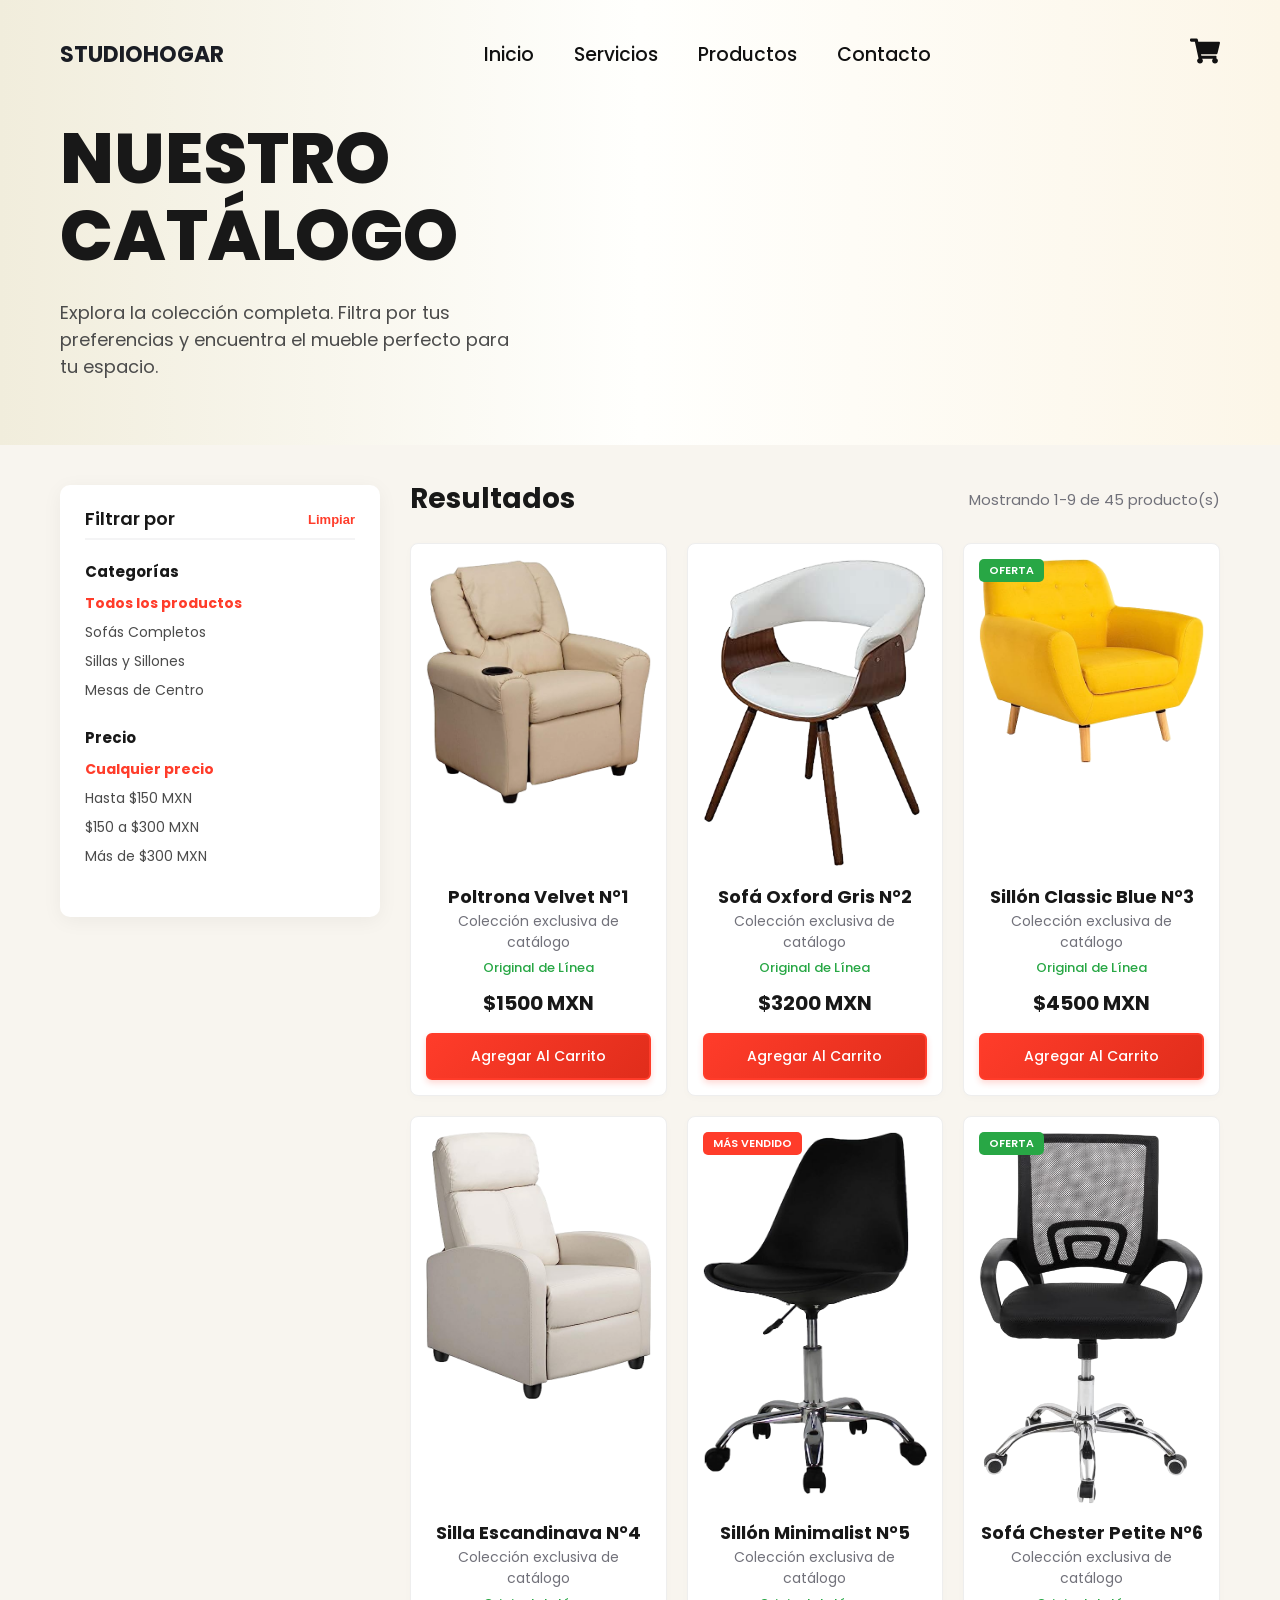
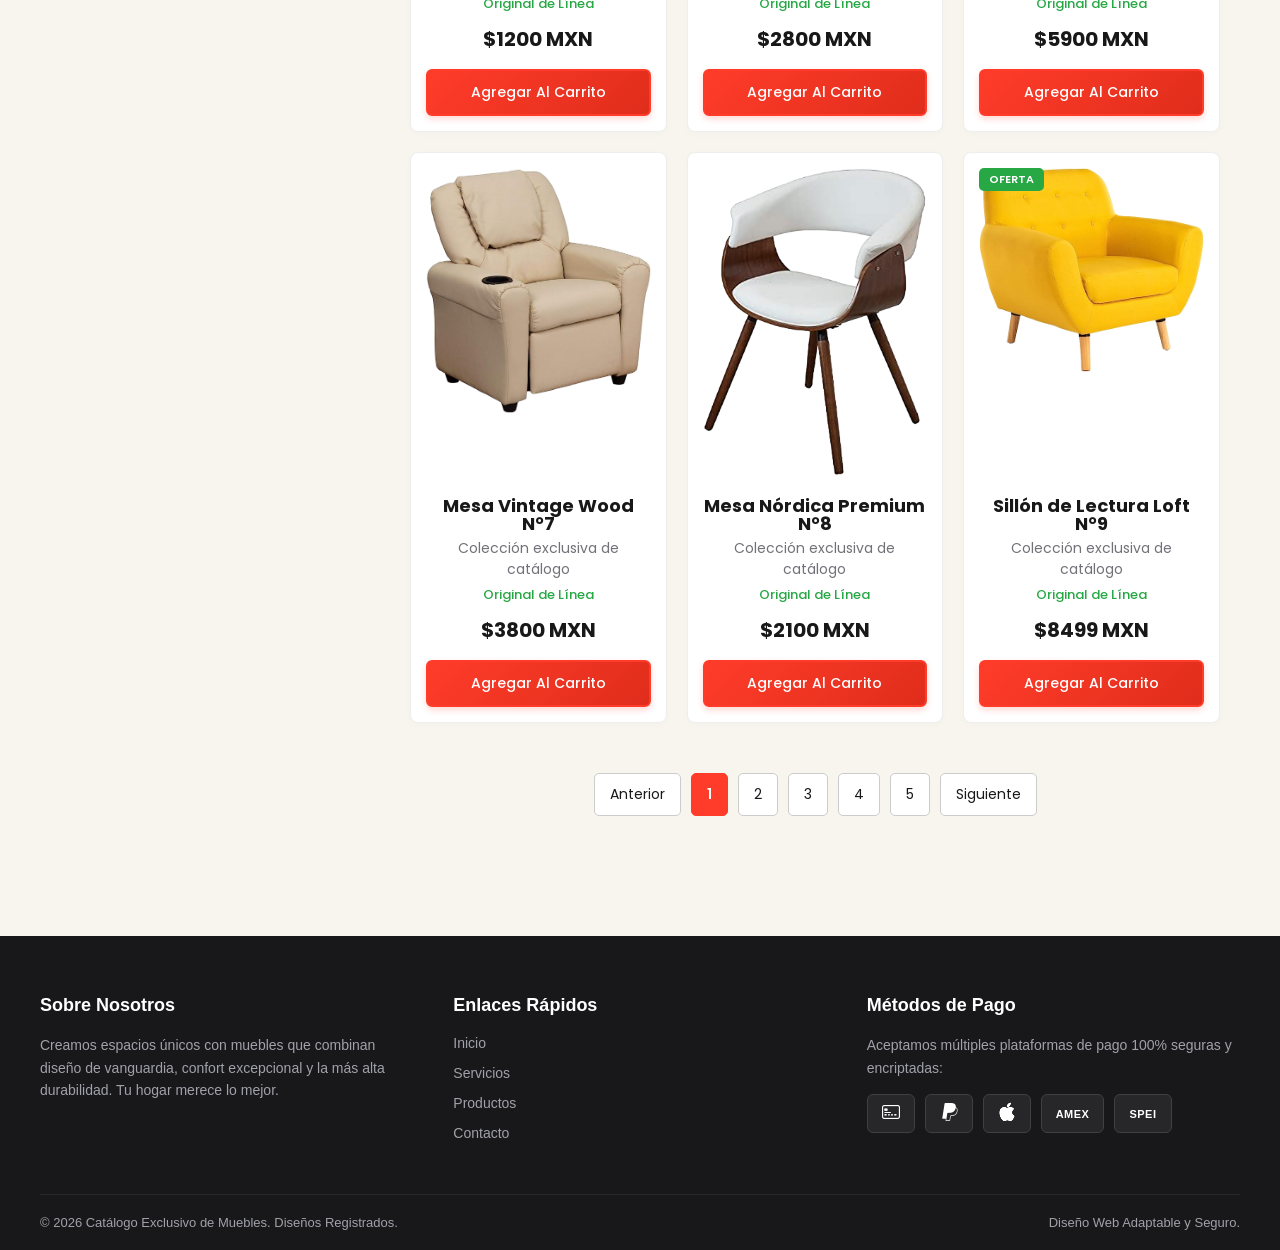
<file: productos.html>
<!DOCTYPE html>
<html lang="es">
<head>
    <meta charset="UTF-8">
    <meta name="viewport" content="width=device-width, initial-scale=1.0">
    <link rel="stylesheet" href="style.css">
    <link rel="stylesheet" href="https://cdn.jsdelivr.net/npm/bootstrap-icons@1.11.3/font/bootstrap-icons.min.css">
    <title>Catálogo de Productos Premium</title>
    <style>
        /* Desvanecer saltos bruscos */
        html { scroll-behavior: smooth; }
        
        /* Botones del Catálogo con mejores transiciones */
        .btn-3 {
            display: block;
            text-align: center;
            padding: 11px;
            background: linear-gradient(135deg, #FF3C2A 0%, #e02d1b 100%);
            color: #fff;
            text-decoration: none;
            border-radius: 6px;
            font-size: 14px;
            font-weight: 500;
            transition: all 0.3s ease;
            box-shadow: 0 3px 6px rgba(255, 60, 42, 0.2);
        }
        .btn-3:hover {
            background: linear-gradient(135deg, #e02d1b 0%, #b82012 100%);
            transform: translateY(-2px);
            box-shadow: 0 5px 12px rgba(255, 60, 42, 0.4);
        }

        /* Botones del Carrito */
        .btn-cart-vaciar {
            flex: 1;
            text-align: center;
            background: #f4f4f5;
            color: #52525b;
            padding: 10px;
            text-decoration: none;
            border-radius: 6px;
            font-size: 13px;
            font-weight: 600;
            transition: background 0.2s;
        }
        .btn-cart-vaciar:hover { background: #e4e4e7; color: #18181b; }

        .btn-cart-comprar {
            flex: 1;
            text-align: center;
            background: linear-gradient(135deg, #28a745 0%, #218838 100%);
            color: #fff;
            padding: 10px;
            text-decoration: none;
            border-radius: 6px;
            font-size: 13px;
            font-weight: 600;
            transition: opacity 0.2s, transform 0.2s;
            box-shadow: 0 2px 6px rgba(40,167,69,0.2);
        }
        .btn-cart-comprar:hover {
            transform: translateY(-1px);
            box-shadow: 0 4px 10px rgba(40,167,69,0.3);
        }

        /* Footer Moderno */
        .main-footer {
            background-color: #18181b;
            color: #a1a1aa;
            padding: 60px 20px 20px 20px;
            font-family: sans-serif;
            margin-top: 60px;
        }
        .footer-grid {
            max-width: 1200px;
            margin: 0 auto;
            display: grid;
            grid-template-columns: repeat(auto-fit, minmax(250px, 1fr));
            gap: 40px;
            border-bottom: 1px solid #27272a;
            padding-bottom: 40px;
        }
        .footer-col h3 {
            color: #ffffff;
            font-size: 18px;
            margin-bottom: 20px;
            font-weight: 600;
        }
        .footer-col p { font-size: 14px; line-height: 1.6; }
        .footer-links { list-style: none; padding: 0; margin: 0; }
        .footer-links li { margin-bottom: 12px; }
        .footer-links a { color: #a1a1aa; text-decoration: none; font-size: 14px; transition: color 0.2s; }
        .footer-links a:hover { color: #FF3C2A; }
        
        /* Métodos de Pago */
        .payment-methods { display: flex; gap: 10px; flex-wrap: wrap; margin-top: 15px; }
        .payment-badge {
            background-color: #27272a;
            color: #ffffff;
            padding: 8px 14px;
            border-radius: 6px;
            font-size: 18px;
            display: flex;
            align-items: center;
            justify-content: center;
            border: 1px solid #3f3f46;
            transition: all 0.2s ease;
        }
        .payment-badge:hover {
            background-color: #3f3f46;
            border-color: #52525b;
            transform: translateY(-2px);
        }
        .payment-badge i.bi-credit-card-2-front:hover { color: #0070ba; }
        .payment-badge i.bi-paypal:hover { color: #003087; }
        .payment-badge i.bi-apple:hover { color: #ffffff; }

        .footer-bottom {
            max-width: 1200px;
            margin: 0 auto;
            padding-top: 20px;
            display: flex;
            justify-content: space-between;
            align-items: center;
            flex-wrap: wrap;
            gap: 15px;
            font-size: 13px;
        }
    </style>
</head>
<body>
    <header class="header" style="min-height: auto; padding: 120px 0 40px 0;">
        <div class="menu container">
            <a href="index.html" class="logo" style="color: #1a1d24; font-weight: 700; text-decoration: none; font-size: 22px;">StudioHogar</a>
            <input type="checkbox" id="menu">
            <label for="menu">
                <img src="images/menu.png" alt="menu">
            </label>
            <nav class="navbar">
                <ul>
                    <li><a href="index.html">Inicio</a></li>
                    <li><a href="servicios.html">Servicios</a></li>
                    <li><a href="productos.html">Productos</a></li>
                    <li><a href="servicios.html#contacto">Contacto</a></li>
                </ul>
            </nav>
            <div>
                <ul>
                    <li class="submenu" style="position: relative; list-style: none;">
                        <img src="images/car.svg" id="img-carrito" alt="Carrito" style="cursor: pointer; width: 30px; height: 30px;">
                        <div id="carrito" style="position: absolute; right: 0; background: #fff; min-width: 320px; display: none; box-shadow: 0 10px 25px rgba(0,0,0,0.15); z-index: 100; border-radius: 8px; padding: 15px;">
                            <table id="lista-carrito" style="width: 100%; border-collapse: collapse; margin-bottom: 15px;">
                                <thead>
                                    <tr style="border-bottom: 2px solid #f4f4f5;">
                                        <th style="font-size: 12px; padding: 8px 5px; text-align: left; color:#71717a;">Imagen</th>
                                        <th style="font-size: 12px; padding: 8px 5px; text-align: left; color:#71717a;">Nombre</th>
                                        <th style="font-size: 12px; padding: 8px 5px; text-align: left; color:#71717a;">Precio</th>
                                        <th></th>
                                    </tr>
                                </thead>
                                <tbody></tbody>
                            </table>

                            <div style="display: flex; justify-content: space-between; align-items: center; margin-bottom: 15px; border-top: 1px solid #f4f4f5; padding-top: 12px; font-family: sans-serif;">
                                <span style="font-size: 14px; font-weight: bold; color: #18181b;">Total:</span>
                                <span id="total-carrito" style="font-size: 14px; font-weight: bold; color: #18181b;">$0 MXN</span>
                            </div>

                            <div style="display: flex; gap: 10px; margin-top: 10px;">
                                <a href="#" id="vaciar-carrito" class="btn-cart-vaciar">Vaciar</a>
                                <a href="#" id="procesar-compra" class="btn-cart-comprar">Comprar ya</a>
                            </div>
                        </div>
                    </li>
                </ul>
            </div>
        </div>
        <div class="header-content container">
            <div class="header-txt">
                <h1>Nuestro Catálogo</h1>
                <p>Explora la colección completa. Filtra por tus preferencias y encuentra el mueble perfecto para tu espacio.</p>
            </div>
        </div>
    </header>

    <div class="container" style="display: flex; flex-wrap: wrap; padding: 40px 20px; gap: 30px;">
        <aside style="flex: 1; min-width: 250px; background-color: #ffffff; padding: 25px; border-radius: 10px; box-shadow: 0 4px 20px rgba(0,0,0,0.05); height: fit-content;">
            <div style="display: flex; justify-content: space-between; align-items: center; border-bottom: 2px solid #f4f4f5; padding-bottom: 10px; margin-bottom: 20px;">
                <h3 style="margin: 0; font-size: 18px; font-weight: 600;">Filtrar por</h3>
                <button id="btn-limpiar" style="background: none; border: none; color: #FF3C2A; cursor: pointer; font-size: 13px; font-weight: 600;">Limpiar</button>
            </div>
            
            <div style="margin-bottom: 25px;">
                <h4 style="font-size: 15px; margin-bottom: 10px; color: #181818;">Categorías</h4>
                <ul style="padding-left: 0; list-style: none; margin: 0;">
                    <li style="margin-bottom: 8px;"><a href="#" class="filtro-cat" data-cat="all" style="color: #FF3C2A; font-size: 14px; font-weight: bold; display: block; text-decoration: none;">Todos los productos</a></li>
                    <li style="margin-bottom: 8px;"><a href="#" class="filtro-cat" data-cat="sofas" style="color: #4b4b4b; font-size: 14px; display: block; text-decoration: none;">Sofás Completos</a></li>
                    <li style="margin-bottom: 8px;"><a href="#" class="filtro-cat" data-cat="sillas" style="color: #4b4b4b; font-size: 14px; display: block; text-decoration: none;">Sillas y Sillones</a></li>
                    <li style="margin-bottom: 8px;"><a href="#" class="filtro-cat" data-cat="mesas" style="color: #4b4b4b; font-size: 14px; display: block; text-decoration: none;">Mesas de Centro</a></li>
                </ul>
            </div>

            <div style="margin-bottom: 25px;">
                <h4 style="font-size: 15px; margin-bottom: 10px; color: #181818;">Precio</h4>
                <ul style="padding-left: 0; list-style: none; margin: 0;">
                    <li style="margin-bottom: 8px;"><a href="#" class="filtro-precio" data-rango="all" style="color: #FF3C2A; font-size: 14px; font-weight: bold; display: block; text-decoration: none;">Cualquier precio</a></li>
                    <li style="margin-bottom: 8px;"><a href="#" class="filtro-precio" data-rango="bajo" style="color: #4b4b4b; font-size: 14px; display: block; text-decoration: none;">Hasta $150 MXN</a></li>
                    <li style="margin-bottom: 8px;"><a href="#" class="filtro-precio" data-rango="medio" style="color: #4b4b4b; font-size: 14px; display: block; text-decoration: none;">$150 a $300 MXN</a></li>
                    <li style="margin-bottom: 8px;"><a href="#" class="filtro-precio" data-rango="alto" style="color: #4b4b4b; font-size: 14px; display: block; text-decoration: none;">Más de $300 MXN</a></li>
                </ul>
            </div>
        </aside>

        <main class="product" id="lista-2" style="flex: 3; min-width: 300px; padding: 0; text-align: left;">
            <div id="resultados-header" style="display: flex; justify-content: space-between; align-items: center; margin-bottom: 30px; flex-wrap: wrap; gap: 10px;">
                <h2 style="margin-bottom: 0; font-size: 28px; font-weight: 700;">Resultados</h2>
                <span id="contador-productos" style="color: #71717a; font-size: 15px;">Mostrando productos</span>
            </div>

            <div class="product-content" id="contenedor-grid" style="display: grid; grid-template-columns: repeat(auto-fill, minmax(250px, 1fr)); gap: 20px;"></div>

            <div id="paginador" style="display: flex; justify-content: center; gap: 10px; margin-top: 50px; margin-bottom: 20px;">
                <a href="#" class="btn-pag" id="btn-prev" style="padding: 10px 15px; border: 1px solid #ccc; border-radius: 5px; color: #181818; background-color: #fff; font-size: 14px; text-decoration: none;">Anterior</a>
                <div id="numeros-paginacion" style="display: flex; gap: 10px;"></div>
                <a href="#" class="btn-pag" id="btn-next" style="padding: 10px 15px; border: 1px solid #ccc; border-radius: 5px; color: #181818; background-color: #fff; font-size: 14px; text-decoration: none;">Siguiente</a>
            </div>
        </main>
    </div>

    <footer class="main-footer" id="contacto">
        <div class="footer-grid">
            <div class="footer-col">
                <h3>Sobre Nosotros</h3>
                <p>Creamos espacios únicos con muebles que combinan diseño de vanguardia, confort excepcional y la más alta durabilidad. Tu hogar merece lo mejor.</p>
            </div>
            <div class="footer-col">
                <h3>Enlaces Rápidos</h3>
                <ul class="footer-links">
                    <li><a href="index.html">Inicio</a></li>
                    <li><a href="servicios.html">Servicios</a></li>
                    <li><a href="productos.html">Productos</a></li>
                    <li><a href="servicios.html#contacto">Contacto</a></li>
                </ul>
            </div>
            <div class="footer-col">
                <h3>Métodos de Pago</h3>
                <p>Aceptamos múltiples plataformas de pago 100% seguras y encriptadas:</p>
                <div class="payment-methods">
                    <div class="payment-badge" title="Visa / Mastercard"><i class="bi bi-credit-card-2-front"></i></div>
                    <div class="payment-badge" title="PayPal"><i class="bi bi-paypal"></i></div>
                    <div class="payment-badge" title="Apple Pay"><i class="bi bi-apple"></i></div>
                    <div class="payment-badge" style="font-size: 11px; font-weight: 700; letter-spacing: 0.5px;">AMEX</div>
                    <div class="payment-badge" style="font-size: 11px; font-weight: 700; letter-spacing: 0.5px;">SPEI</div>
                </div>
            </div>
        </div>
        <div class="footer-bottom">
            <div>&copy; 2026 Catálogo Exclusivo de Muebles. Diseños Registrados.</div>
            <div>Diseño Web Adaptable y Seguro.</div>
        </div>
    </footer>

      
        <script src="carrito.js"></script>
</body>
</html>
</file>
<file: style.css>
/* GOOGLE FONTS */
@import url('https://fonts.googleapis.com/css2?family=Poppins:wght@400;500;600;700;800&display=swap');

* {
    margin: 0;
    padding: 0;
    box-sizing: border-box;
    text-decoration: none;
    list-style: none;
}

/* BIENVENIDA Y FORMULARIO */
.pantalla-activa {
    display: flex;
    justify-content: center;
    align-items: center;
    min-height: 100vh;
    background: linear-gradient(135deg, #f8f5ef, #ffffff);
    text-align: center;
    padding: 20px;
}

.pantalla-oculta {
    display: none;
}

.bienvenida-content h1 {
    font-size: 60px;
    color: #181818;
    margin-bottom: 20px;
}

.bienvenida-content p {
    font-size: 20px;
    margin-bottom: 30px;
    color: #4b4b4b;
}

.formulario-box {
    background: white;
    padding: 40px;
    box-shadow: 0 0 25px rgba(0,0,0,0.15);
    border-radius: 15px;
    text-align: center;
    width: 100%;
    max-width: 400px;
}

.formulario-box h2 {
    margin-bottom: 20px;
}

.formulario-box input {
    width: 100%;
    padding: 12px;
    margin-bottom: 15px;
    border: 1px solid #ccc;
    border-radius: 10px;
    font-size: 16px;
}

/* FORMULARIO CENTRADO */
#formulario-acceso {
    display: none;
    justify-content: center;
    align-items: center;
    min-height: 100vh;
    background: linear-gradient(135deg, #f8f5ef, #ffffff);
    padding: 20px;
}

.formulario-box {
    background: #ffffff;
    padding: 50px 40px;
    box-shadow: 0 0 25px rgba(0,0,0,0.15);
    border-radius: 15px;
    text-align: center;
    width: 100%;
    max-width: 400px;
}

.formulario-box form {
    display: flex;
    flex-direction: column;
    align-items: center;
}

.formulario-box input {
    width: 100%;
    padding: 12px;
    margin-bottom: 15px;
    border: 1px solid #ccc;
    border-radius: 10px;
    font-size: 16px;
}

body {
    font-family: 'Poppins', sans-serif;
    background-color: #f8f5ef;
}

img {
    max-width: 100%;
}

/* CONTENEDOR GENERAL */
.container {
    max-width: 1200px;
    margin: 0 auto;
    padding: 0 20px;
}

/* HEADER */
.header {
    position: relative;
    display: flex;
    align-items: center;
    min-height: 80vh;
    background: linear-gradient(
        90deg,
        rgba(241,237,220,1) 0%,
        rgba(255,255,253,1) 50%,
        rgba(252,246,232,1) 100%
    );
    padding: 70px 0;
}

/* MENU */
.menu {
    position: absolute;
    top: 20px;
    left: 0;
    right: 0;
    display: flex;
    align-items: center;
    justify-content: space-between;
}

/* LOGO */
.logo {
    font-size: 25px;
    color: #FF3C2A;
    text-transform: uppercase;
    font-weight: 800;
}

/* NAVBAR */
.menu .navbar ul li {
    position: relative;
    float: left;
}

.menu .navbar ul li a {
    font-size: 19px;
    padding: 20px;
    color: #111111;
    display: block;
    font-weight: 500;
}

.menu .navbar ul li a:hover {
    color: #FF3C2A;
}

/* MENU RESPONSIVE */
#menu {
    display: none;
}

.menu-icono {
    width: 25px;
}

.menu label {
    cursor: pointer;
    display: none;
}

/* CARRITO */
.submenu {
    position: relative;
}

.submenu #carrito {
    display: none;
}

.submenu:hover #carrito {
    display: block;
    position: absolute;
    right: 0;
    top: 100%;
    z-index: 100;
    backdrop-filter: blur(10px);
    background-color: rgba(78, 75, 80, 0.7);
    padding: 20px;
    min-width: 400px;
    border-radius: 10px;
}

/* TABLA CARRITO */
table {
    width: 100%;
    border-collapse: collapse;
}

th, td {
    color: #ffffff;
    padding: 8px;
    text-align: left;
}

/* BOTÓN BORRAR */
.borrar {
    background-color: #FF3C2A;
    border-radius: 50%;
    padding: 5px 10px;
    color: #ffffff;
    font-weight: 800;
    cursor: pointer;
}

/* CONTENIDO HEADER */
.header-content {
    display: flex;
    align-items: center;
    justify-content: space-between;
    flex: 1;
    width: 100%;
}

/* TEXTO */
.header-txt {
    flex-basis: 40%;
}

.header-txt h1 {
    font-size: 70px;
    color: #181818;
    line-height: 1.1;
    text-transform: uppercase;
    margin-bottom: 25px;
    font-weight: 800;
}

.header-txt p {
    color: #4b4b4b;
    font-size: 18px;
    margin-bottom: 25px;
}

/* BOTONES */
.btn-1,
.btn-3 {
    display: inline-block;
    padding: 12px 35px;
    color: #FF3C2A;
    border: 2px solid #FF3C2A;
    text-transform: capitalize;
    border-radius: 15px;
    font-weight: 500;
    transition: all 0.3s ease;
}

.btn-1:hover,
.btn-3:hover {
    color: #ffffff;
    background-color: #FF3C2A;
}

/* IMAGEN */
.header-img {
    flex-basis: 60%;
    text-align: center;
}

.header-img img {
    width: 100%;
    max-width: 600px;
}

/* RESPONSIVE 
@media (max-width: 991px) {
    .menu {
        padding: 20px;
    }

    .menu label {
        display: initial;
    }

    .menu .navbar {
        position: absolute;
        top: 100%;
        left: 0;
        right: 0;
        background-color: #f8f5ef;
        display: none;
    }

    .menu .navbar ul li {
        width: 100%;
    }

    #menu:checked ~ .navbar {
        display: initial;
    }

    .header {
        min-height: 0vh;
        padding: 100px 30px 50px 30px;
    }

    .header-content {
        flex-direction: column;
        text-align: center;
    }

    .header-txt {
        margin-bottom: 40px;
    }

    .header-txt h1 {
        font-size: 50px;
    }

    .header-img img {
        max-width: 400px;
    }

    .submenu:hover #carrito {
        min-width: 100%;
    }
} */

.oferts {
    padding: 100px 0;
}

h2 {
    font-size: 40px;
    line-height: 1;
    color: #181818;
    margin-bottom: 20px;
}

.oferts p {
    margin-bottom: 30px;
}

.oferts-content {
    display: flex;
    justify-content: space-between;
    margin-bottom: 30px;
}

.ofert-1 {
    flex-basis: calc(30% - 30px);
    box-shadow: 0 0 20px rgba(0, 0, 0, 0.2);
    padding: 25px;
    text-align: center;
    background-color: #f7fafa;
    border-radius: 10px;
}

.ofert-1 img {
    width: 130px;
    height: 170px;
    margin-bottom: 10px;
}

h3 {
    font-size: 20px;
    line-height: 1;
    color: #181818;
    margin-bottom: 10px;
}

.product-txt p {
    margin-bottom: 10px;
}

.Precio {
    color: #FF3C2A;
    font-weight: 700;
    margin-bottom: 20px;
}

.btn-3 {
    padding: 4px 20px;
}

.logan-1 {
    flex-basis: 40%;
    background: linear-gradient(
        rgba(0,0,0,0.2),
        rgba(0,0,0,0.2)
    ),
    url(images/ch1.jpg);
    background-position: center;
    background-repeat: no-repeat;
    background-size: cover;
    padding: 50px;
    border-radius: 10px;
}

.logan-1 h3 {
    font-size: 30px;
    color: #ffffff;
    text-transform: uppercase;
}

.logan-1 p {
    font-size: 18px;
    text-transform: uppercase;
    color: #f7f7f7;
    margin-bottom: 20px;
}

.btn-2 {
    display: inline-block;
    padding: 8px 30px;
    border: 1px solid #ffffff;
    color: #ffffff;
}

.promotion {
    padding: 80px 0;
    background-color: #f7f7f7;
}

.promotion-content {
    display: flex;
}

.promotion-txt {
    flex-basis: 50%;
}

.promotion-img {
    flex-basis: 50%;
    text-align: center;
}

.promotion-img img {
    width: 250px;
}

.product {
    padding: 100px 0;
    text-align: center;
}

.product-content {
    display: grid;
    grid-template-columns: repeat(3,1fr);
    gap: 30px;
    margin-bottom: 50px;
}
.blog-container {
    padding: 50px 0 100px 0;
    max-width: 1200px;
    margin: 0 auto;
}

.blog-container h2 {
    font-size: 40px;
    color: #181818;
    margin-bottom: 10px;
    text-align: center;
}

.blog-container > p {
    text-align: center;
    margin-bottom: 40px;
    color: #4b4b4b;
    font-size: 18px;
}

.blog-content {
    display: flex;
    justify-content: space-between;
    gap: 30px;
    padding: 0 20px;
}

.blog-1 {
    flex-basis: calc(33.3% - 30px);
    margin-top: 25px;
    box-shadow: 0 0 20px rgba(0, 0, 0, 0.2);
    background-color: #ffffff;
}

.blog-1 img {
    width: 100%;
    display: block;
}

.blog-txt {
    padding: 30px;
}

.blog-txt p {
    text-align: left;
    font-size: 17px;
    line-height: 1.5;
    color: #4b4b4b;
    margin-bottom: 25px;
}

.btn-4 {
    display: inline-block;
    border: 1px solid #181818;
    padding: 8px 25px;
    font-size: 17px;
    text-transform: capitalize;
    color: #181818;
}

.footer {
    padding: 50px 0;
    display: flex;
    justify-content: space-between;
}

.link h3 {
    font-size: 17px;
    color: #181818;
    margin-bottom: 10px;
}

.link a {
    font-size: 17px;
    color: #181818;
    display: block;
    margin-bottom: 10px;
}

.link a:hover {
    color: #FF3C2A;
}

@media (max-width: 991px) {
    .menu {
        padding: 20px;
    }

    .menu label {
        display: initial;
    }

    .menu .navbar {
        position: absolute;
        top: 100%;
        left: 0;
        right: 0;
        background-color: #f8f5ef;
        display: none;
        padding: 20px 0;
    }

    .menu .navbar ul li {
        width: 100%;
        text-align: center;
    }

    .menu .navbar ul li a {
        padding: 15px;
    }

    #menu:checked ~ .navbar {
        display: initial;
    }

    .header {
        min-height: 0vh;
        padding: 120px 30px 50px 30px;
    }

    .header-content {
        flex-direction: column;
        text-align: center;
    }

    .header-txt {
        flex-basis: 100%;
        margin-bottom: 40px;
    }

    .header-txt h1 {
        font-size: 50px;
    }

    .header-img {
        flex-basis: 100%;
    }

    .header-img img {
        max-width: 400px;
    }

    .submenu:hover #carrito {
        min-width: 300px;
    }

    .oferts {
        padding: 50px 20px;
    }

    .oferts-content {
        flex-direction: column;
        align-items: center;
    }

    .ofert-1,
    .logan-1 {
        flex-basis: 100%;
        width: 100%;
        margin-bottom: 30px;
    }

    .promotion-content {
        flex-direction: column;
        text-align: center;
    }

    .promotion-txt,
    .promotion-img {
        flex-basis: 100%;
    }

    .promotion-img {
        margin-top: 30px;
    }

    .product-content {
        grid-template-columns: repeat(1, 1fr);
    }

    .blog-content {
        flex-direction: column;
        align-items: center;
    }

    .blog-1 {
        flex-basis: 100%;
        width: 100%;
    }

    .footer {
        flex-direction: column;
        text-align: center;
        padding: 40px 20px;
    }

    .link {
        margin-bottom: 30px;
    }
}
</file>
